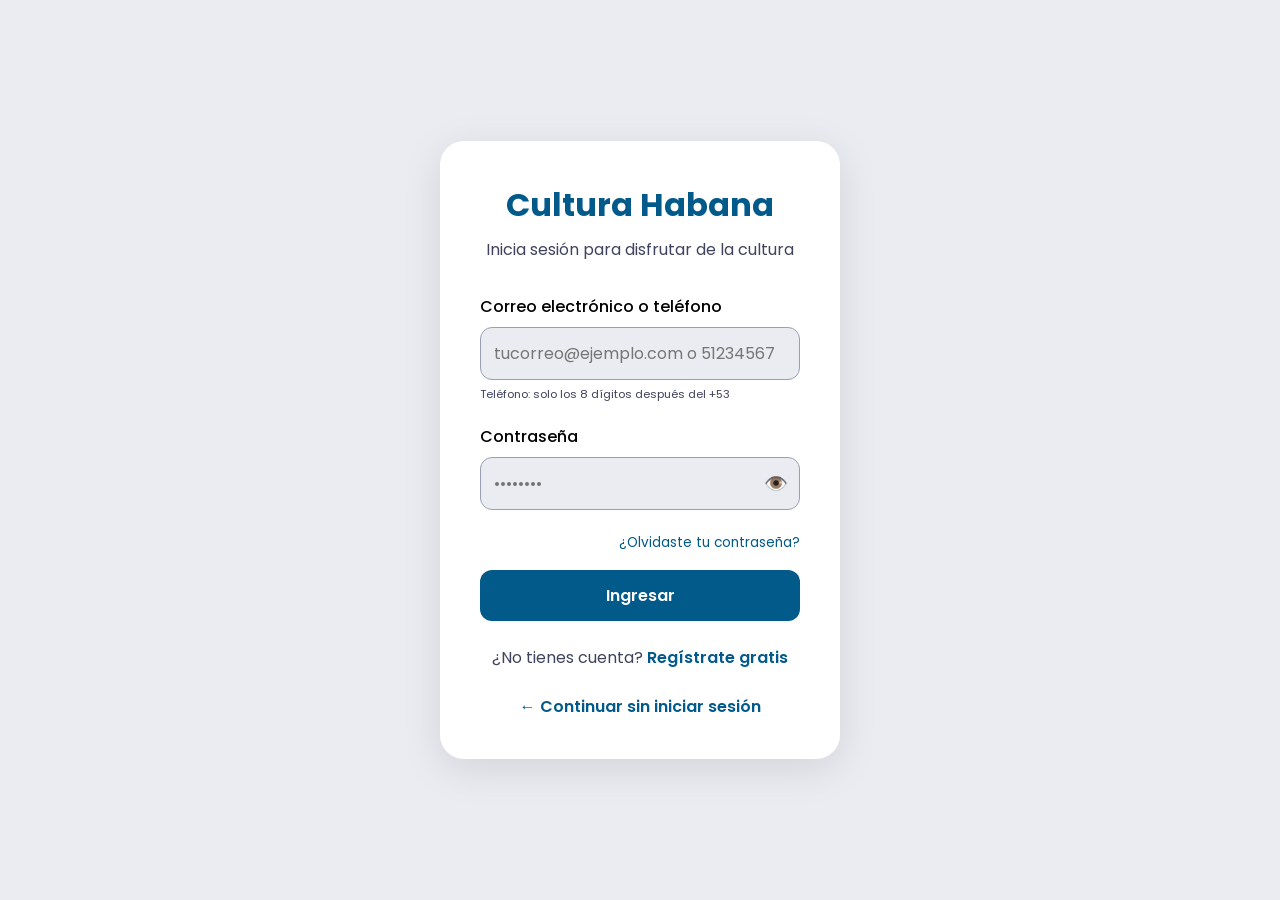
<file: login.html>
<!DOCTYPE html>
<html lang="es">
<head>
    <meta charset="UTF-8">
    <meta name="viewport" content="width=device-width, initial-scale=1.0">
    <title>Iniciar Sesión | Cultura Habana</title>
    <link rel="stylesheet" href="styles.css">
    <link href="https://fonts.googleapis.com/css2?family=Poppins:wght@300;400;500;600;700&display=swap" rel="stylesheet">
    <style>
        .auth-container {
            min-height: 100vh;
            display: flex;
            align-items: center;
            justify-content: center;
            background: var(--color-bg);
            padding: 2rem;
        }
        .auth-card {
            background: var(--color-surface);
            border-radius: 24px;
            padding: 2.5rem;
            width: 100%;
            max-width: 400px;
            box-shadow: 0 10px 40px var(--shadow-border);
        }
        .auth-card h1 {
            text-align: center;
            margin-bottom: 0.5rem;
            color: rgb(2, 90, 138);
        }
        .auth-card .subtitle {
            text-align: center;
            color: var(--color-text-secondary);
            margin-bottom: 2rem;
        }
        .form-group {
            margin-bottom: 1.2rem;
        }
        .form-group label {
            display: block;
            margin-bottom: 0.5rem;
            font-weight: 500;
            color: var(--color-text-primary);
        }
        .form-group input {
            width: 100%;
            padding: 0.8rem;
            border: 1px solid var(--color-border);
            border-radius: 12px;
            background: var(--color-bg);
            color: var(--color-text-primary);
            font-size: 1rem;
        }
        .password-wrapper {
            position: relative;
            display: flex;
            align-items: center;
        }
        .password-wrapper input {
            width: 100%;
            padding: 0.8rem;
            padding-right: 3rem;
        }
        .toggle-password {
            position: absolute;
            right: 12px;
            cursor: pointer;
            font-size: 1.2rem;
            color: var(--color-text-secondary);
            background: none;
            border: none;
        }
        .btn-login {
            width: 100%;
            padding: 0.8rem;
            background: rgb(2, 90, 138);
            color: white;
            border: none;
            border-radius: 12px;
            font-size: 1rem;
            font-weight: 600;
            cursor: pointer;
            transition: all 0.3s ease;
        }
        .btn-login:hover {
            background: rgb(2, 110, 168);
            transform: translateY(-2px);
        }
        .forgot-password {
            text-align: right;
            margin-bottom: 1rem;
        }
        .forgot-password a {
            color: rgb(2, 90, 138);
            text-decoration: none;
            font-size: 0.85rem;
        }
        .register-link {
            text-align: center;
            margin-top: 1.5rem;
            color: var(--color-text-secondary);
        }
        .register-link a {
            color: rgb(2, 90, 138);
            text-decoration: none;
            font-weight: 600;
        }
        .error-message {
            background: rgba(220, 53, 69, 0.1);
            color: #dc3545;
            padding: 0.8rem;
            border-radius: 8px;
            margin-bottom: 1rem;
            text-align: center;
        }
        
        /* Modal de recuperación */
        .modal {
            display: none;
            position: fixed;
            top: 0;
            left: 0;
            width: 100%;
            height: 100%;
            background: rgba(0,0,0,0.5);
            z-index: 2000;
            align-items: center;
            justify-content: center;
        }
        .modal.active {
            display: flex;
        }
        .modal-card {
            background: var(--color-surface);
            border-radius: 24px;
            padding: 2rem;
            width: 90%;
            max-width: 450px;
            max-height: 90vh;
            overflow-y: auto;
        }
        .modal-card h2 {
            margin-bottom: 1.5rem;
            color: rgb(2, 90, 138);
        }
        .recovery-method {
            display: flex;
            gap: 1rem;
            margin-bottom: 1.5rem;
        }
        .method-btn {
            flex: 1;
            padding: 0.8rem;
            background: var(--color-bg);
            border: 1px solid var(--color-border);
            border-radius: 12px;
            cursor: pointer;
            text-align: center;
            transition: all 0.3s ease;
        }
        .method-btn.active {
            background: rgb(2, 90, 138);
            color: white;
            border-color: rgb(2, 90, 138);
        }
        .phone-input-wrapper {
            display: flex;
            align-items: center;
            gap: 0.5rem;
        }
        .phone-prefix-modal {
            width: 70px;
            padding: 0.8rem;
            background: var(--color-bg);
            border: 1px solid var(--color-border);
            border-radius: 12px;
            text-align: center;
            font-size: 0.9rem;
        }
        .phone-number-modal {
            flex: 1;
            padding: 0.8rem;
            border: 1px solid var(--color-border);
            border-radius: 12px;
            background: var(--color-bg);
            color: var(--color-text-primary);
            font-size: 1rem;
        }
        .code-info {
            font-size: 0.8rem;
            color: var(--color-text-secondary);
            margin-top: 0.5rem;
        }
        .btn-secondary {
            width: 100%;
            padding: 0.8rem;
            background: var(--color-border);
            color: var(--color-text-primary);
            border: none;
            border-radius: 12px;
            font-weight: 600;
            cursor: pointer;
            margin-top: 0.5rem;
        }
        .method-email-input {
            width: 100%;
            padding: 0.8rem;
            border: 1px solid var(--color-border);
            border-radius: 12px;
            background: var(--color-bg);
            color: var(--color-text-primary);
            font-size: 1rem;
        }
    </style>
</head>
<body>
    <div class="auth-container">
        <div class="auth-card">
            <h1>Cultura Habana</h1>
            <p class="subtitle">Inicia sesión para disfrutar de la cultura</p>
            
            <div id="error-message" class="error-message" style="display: none;"></div>
            
            <form id="login-form">
                <div class="form-group">
                    <label>Correo electrónico o teléfono</label>
                    <input type="text" id="loginIdentifier" placeholder="tucorreo@ejemplo.com o 51234567" required autocomplete="off">
                    <small style="color: var(--color-text-secondary); font-size: 0.7rem;">Teléfono: solo los 8 dígitos después del +53</small>
                </div>
                <div class="form-group">
                    <label>Contraseña</label>
                    <div class="password-wrapper">
                        <input type="password" id="password" placeholder="••••••••" required autocomplete="current-password">
                        <button type="button" class="toggle-password" onclick="togglePassword('password')">👁️</button>
                    </div>
                </div>
                <div class="forgot-password">
                    <a href="#" id="forgotPasswordBtn">¿Olvidaste tu contraseña?</a>
                </div>
                <button type="submit" class="btn-login">Ingresar</button>
            </form>
            
            <div class="register-link">
                ¿No tienes cuenta? <a href="registro.html">Regístrate gratis</a>
            </div>
            <div class="register-link">
                <a href="inicio.html">← Continuar sin iniciar sesión</a>
            </div>
        </div>
    </div>

    <!-- Modal de recuperación de contraseña -->
    <div id="recoveryModal" class="modal">
        <div class="modal-card">
            <h2>Recuperar contraseña</h2>
            <div id="recoveryStep1">
                <p style="margin-bottom: 1rem;">Selecciona cómo recibir el código de verificación:</p>
                <div class="recovery-method">
                    <div class="method-btn" data-method="email">Correo</div>
                    <div class="method-btn" data-method="phone">Teléfono</div>
                </div>
                <div id="contact-input" style="margin-top: 1rem;"></div>
                <button id="sendCodeBtn" class="btn-login">Enviar código</button>
                <button class="btn-secondary" onclick="closeRecoveryModal()">Cancelar</button>
            </div>
            <div id="recoveryStep2" style="display: none;">
                <p>Ingresa el código de verificación de 8 dígitos:</p>
                <input type="text" id="verification-code" class="form-group" style="width:100%; padding:0.8rem; border-radius:12px;" placeholder="00000000" maxlength="8">
                <div id="code-info" class="code-info"></div>
                <button id="verifyCodeBtn" class="btn-login">Verificar código</button>
                <button id="resendCodeBtn" class="btn-secondary" style="display:none;">Reenviar código</button>
                <button class="btn-secondary" onclick="closeRecoveryModal()">Cancelar</button>
            </div>
            <div id="recoveryStep3" style="display: none;">
                <p>Nueva contraseña:</p>
                <div class="password-wrapper">
                    <input type="password" id="new-password" placeholder="Nueva contraseña" style="width:100%; padding:0.8rem; border-radius:12px;">
                    <button type="button" class="toggle-password" onclick="togglePassword('new-password')">👁️</button>
                </div>
                <p style="margin-top: 1rem;">Confirmar nueva contraseña:</p>
                <div class="password-wrapper">
                    <input type="password" id="confirm-password" placeholder="Confirmar contraseña" style="width:100%; padding:0.8rem; border-radius:12px;">
                    <button type="button" class="toggle-password" onclick="togglePassword('confirm-password')">👁️</button>
                </div>
                <button id="resetPasswordBtn" class="btn-login" style="margin-top: 1rem;">Restablecer contraseña</button>
                <button class="btn-secondary" onclick="closeRecoveryModal()">Cancelar</button>
            </div>
        </div>
    </div>

    <script src="data.js"></script>
    <script>
        // Tema oscuro
        if (localStorage.getItem('darkMode') === 'true') {
            document.body.classList.add('dark-mode');
        }
        
        function togglePassword(fieldId) {
            const field = document.getElementById(fieldId);
            field.type = field.type === 'password' ? 'text' : 'password';
        }
        window.togglePassword = togglePassword;
        
        // Normalizar identificador (email o teléfono)
        function normalizarIdentificador(input) {
            const trimmed = input.trim();
            if (/^\d{8}$/.test(trimmed)) {
                return { type: 'phone', value: '+53 ' + trimmed };
            }
            if (trimmed.includes('@')) {
                return { type: 'email', value: trimmed };
            }
            return null;
        }
        
        // Login
        document.getElementById('login-form').addEventListener('submit', (e) => {
            e.preventDefault();
            
            const identifier = document.getElementById('loginIdentifier').value.trim();
            const password = document.getElementById('password').value;
            
            const normalizado = normalizarIdentificador(identifier);
            
            if (!normalizado) {
                alert('Ingresa un correo válido o un teléfono de 8 dígitos');
                return;
            }
            
            let resultado;
            if (normalizado.type === 'email') {
                resultado = iniciarSesion(normalizado.value, password);
            } else {
                // Buscar por teléfono
                const usuarios = getUsuarios();
                const usuario = usuarios.find(u => u.telefono === normalizado.value && u.password === password);
                if (usuario) {
                    localStorage.setItem('usuarioActual', JSON.stringify(usuario));
                    resultado = { exito: true, usuario };
                } else {
                    resultado = { exito: false, mensaje: "Teléfono o contraseña incorrectos" };
                }
            }
            
            if (resultado.exito) {
                // Verificar que se guardó la sesión
                const sesion = localStorage.getItem('usuarioActual');
                if (sesion) {
                    window.location.href = 'inicio.html';
                } else {
                    alert('Error al guardar la sesión. Intenta nuevamente.');
                }
            } else {
                alert(resultado.mensaje);
            }
        });
        
        // Si ya hay sesión, redirigir
        if (localStorage.getItem('usuarioActual')) {
            window.location.href = 'inicio.html';
        }
    </script>
</body>
</html>
</file>
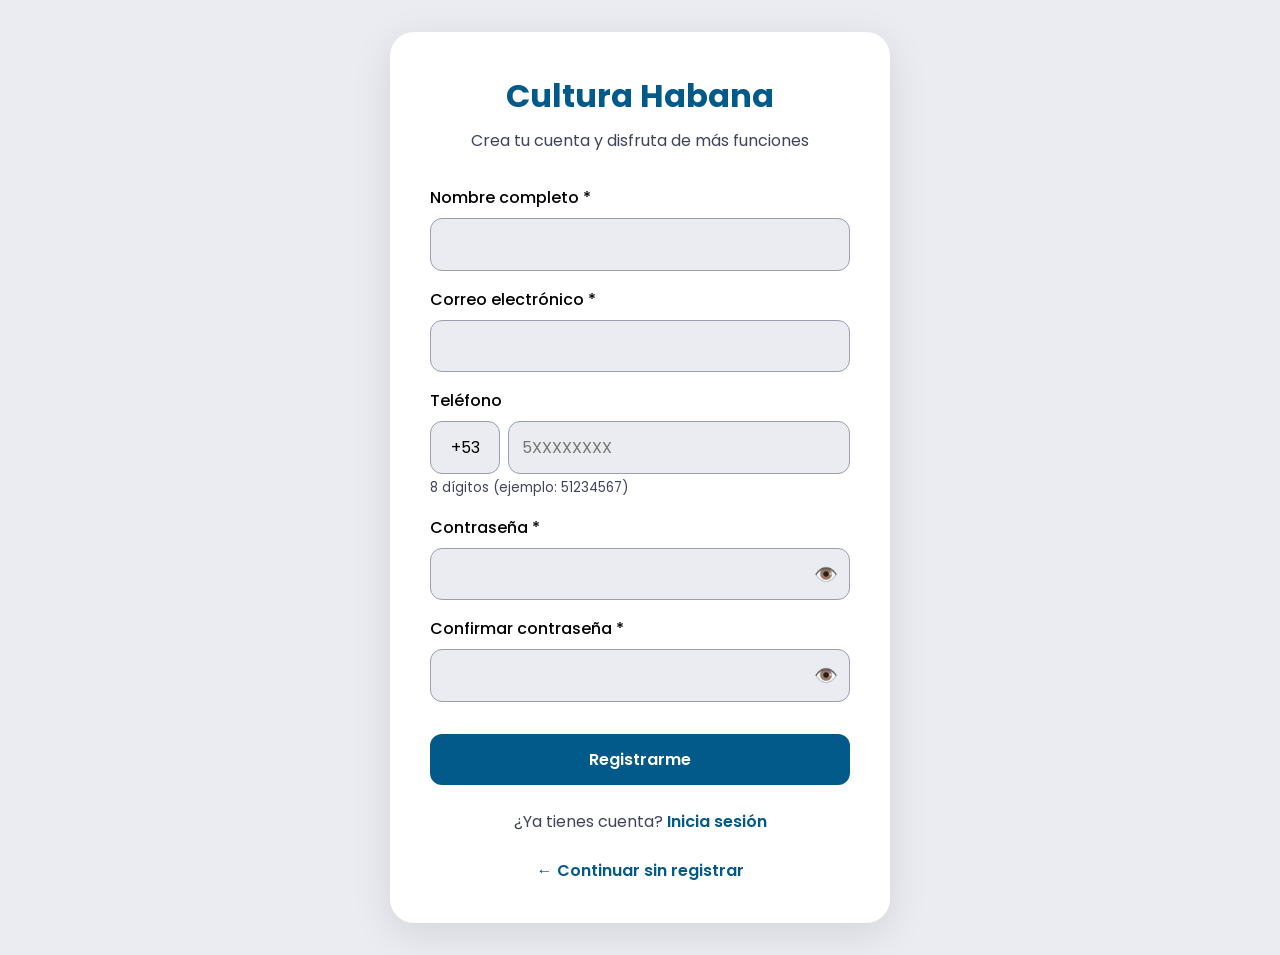
<file: registro.html>
<!DOCTYPE html>
<html lang="es">
<head>
    <meta charset="UTF-8">
    <meta name="viewport" content="width=device-width, initial-scale=1.0">
    <title>Registro | Cultura Habana</title>
    <link rel="stylesheet" href="styles.css">
    <link href="https://fonts.googleapis.com/css2?family=Poppins:wght@300;400;500;600;700&display=swap" rel="stylesheet">
    <style>
        .auth-container {
            min-height: 100vh;
            display: flex;
            align-items: center;
            justify-content: center;
            background: var(--color-bg);
            padding: 2rem;
        }
        .auth-card {
            background: var(--color-surface);
            border-radius: 24px;
            padding: 2.5rem;
            width: 100%;
            max-width: 500px;
            box-shadow: 0 10px 40px var(--shadow-border);
        }
        .auth-card h1 {
            text-align: center;
            margin-bottom: 0.5rem;
            color: rgb(2, 90, 138);
        }
        .auth-card .subtitle {
            text-align: center;
            color: var(--color-text-secondary);
            margin-bottom: 2rem;
        }
        .form-group {
            margin-bottom: 1rem;
        }
        .form-group label {
            display: block;
            margin-bottom: 0.5rem;
            font-weight: 500;
            color: var(--color-text-primary);
        }
        .form-group input, .form-group select {
            width: 100%;
            padding: 0.8rem;
            border: 1px solid var(--color-border);
            border-radius: 12px;
            background: var(--color-bg);
            color: var(--color-text-primary);
            font-size: 1rem;
        }
        .password-wrapper {
            position: relative;
            display: flex;
            align-items: center;
        }
        .password-wrapper input {
            width: 100%;
            padding: 0.8rem;
            padding-right: 3rem;
        }
        .toggle-password {
            position: absolute;
            right: 12px;
            cursor: pointer;
            font-size: 1.2rem;
            color: var(--color-text-secondary);
            background: none;
            border: none;
        }
        .phone-container {
            display: flex;
            align-items: center;
            gap: 0.5rem;
        }
        .phone-prefix {
            width: 70px;
            padding: 0.8rem;
            background: var(--color-bg);
            border: 1px solid var(--color-border);
            border-radius: 12px;
            text-align: center;
        }
        .phone-number {
            flex: 1;
            padding: 0.8rem;
            border: 1px solid var(--color-border);
            border-radius: 12px;
            background: var(--color-bg);
        }
        .btn-register {
            width: 100%;
            padding: 0.8rem;
            background: rgb(2, 90, 138);
            color: white;
            border: none;
            border-radius: 12px;
            font-size: 1rem;
            font-weight: 600;
            cursor: pointer;
            transition: all 0.3s ease;
            margin-top: 1rem;
        }
        .btn-register:hover {
            background: rgb(2, 110, 168);
            transform: translateY(-2px);
        }
        .login-link {
            text-align: center;
            margin-top: 1.5rem;
            color: var(--color-text-secondary);
        }
        .login-link a {
            color: rgb(2, 90, 138);
            text-decoration: none;
            font-weight: 600;
        }
        .error-message {
            background: rgba(220, 53, 69, 0.1);
            color: #dc3545;
            padding: 0.8rem;
            border-radius: 8px;
            margin-bottom: 1rem;
            text-align: center;
        }
        
        /* Estilos para preferencias */
        .preferences-grid {
            display: grid;
            grid-template-columns: repeat(auto-fill, minmax(100px, 1fr));
            gap: 0.8rem;
            margin: 1.5rem 0;
            max-height: 300px;
            overflow-y: auto;
            padding-right: 0.5rem;
        }

        .pref-card {
            background: var(--color-bg);
            border: 2px solid var(--color-border);
            border-radius: 12px;
            padding: 0.6rem 0.3rem;
            text-align: center;
            cursor: pointer;
            transition: all 0.3s ease;
        }

        .pref-card .pref-emoji {
            font-size: 1.5rem;
            display: block;
            margin-bottom: 0.2rem;
        }

        .pref-card .pref-name {
            font-size: 0.7rem;
            font-weight: 500;
        }
        .select-all-btn {
            display: inline-block;
            padding: 0.4rem 1rem;
            background: var(--color-border);
            border-radius: 30px;
            cursor: pointer;
            font-size: 0.8rem;
            margin-bottom: 1rem;
        }
    </style>
</head>
<body>
    <div class="auth-container">
        <div class="auth-card" id="registro-card">
            
            
            <div id="message"></div>
            
            <!-- Paso 1: Registro -->
            <div id="step-registro">
                <h1>Cultura Habana</h1>
                <p class="subtitle">Crea tu cuenta y disfruta de más funciones</p>
                <form id="register-form">
                    <div class="form-group">
                        <label>Nombre completo *</label>
                        <input type="text" id="nombre" required autocomplete="name">
                    </div>
                    <div class="form-group">
                        <label>Correo electrónico *</label>
                        <input type="email" id="email" required autocomplete="email">
                    </div>
                    <div class="form-group">
                        <label>Teléfono</label>
                        <div class="phone-container">
                            <span class="phone-prefix">+53</span>
                            <input type="tel" id="telefono" class="phone-number" placeholder="5XXXXXXXX" maxlength="8">
                        </div>
                        <small style="color: var(--color-text-secondary);">8 dígitos (ejemplo: 51234567)</small>
                    </div>
                    <div class="form-group">
                        <input type="hidden" id="rol" value="usuario">
                    </div>
                    <div class="form-group">
                        <label>Contraseña *</label>
                        <div class="password-wrapper">
                            <input type="password" id="password" required autocomplete="new-password" minlength="4">
                            <button type="button" class="toggle-password" onclick="togglePassword('password')">👁️</button>
                        </div>
                    </div>
                    <div class="form-group">
                        <label>Confirmar contraseña *</label>
                        <div class="password-wrapper">
                            <input type="password" id="confirm_password" required autocomplete="new-password">
                            <button type="button" class="toggle-password" onclick="togglePassword('confirm_password')">👁️</button>
                        </div>
                    </div>
                    <button type="submit" class="btn-register">Registrarme</button>
                </form>
                
                <div class="login-link">
                    ¿Ya tienes cuenta? <a href="login.html">Inicia sesión</a>
                </div>
                <div class="login-link">
                    <a href="inicio.html">← Continuar sin registrar</a>
                </div>
            </div>
            
            <!-- Paso 2: Preferencias -->
            <div id="step-preferencias" style="display: none;">
                <h2 style="text-align: center; margin-bottom: 0.5rem;">Elige tus preferencias</h2>
                <p style="text-align: center; color: var(--color-text-secondary); margin-bottom: 1rem;">Selecciona las categorías que más te interesan</p>
                
                <div style="text-align: center;">
                    <span class="select-all-btn" id="selectAllBtn">Seleccionar todas</span>
                </div>
                
                <div id="preferences-grid" class="preferences-grid"></div>
                
                <button id="savePreferencesBtn" class="btn-register">Iniciar</button>
            </div>
        </div>
    </div>

    <script src="data.js"></script>
    <script>
        // ==================== TEMA OSCURO PERSISTENTE ====================
        let isDarkMode = localStorage.getItem('darkMode') === 'true';
        
        function applyTheme() {
            if (isDarkMode) {
                document.body.classList.add('dark-mode');
            } else {
                document.body.classList.remove('dark-mode');
            }
        }
        
        applyTheme();
        
        // ==================== VARIABLES ====================
        let temporalUserData = null;
        
        const categoriasConEmojis = [
            { nombre: "Conciertos", emoji: "🎵" },
            { nombre: "Teatro", emoji: "🎭" },
            { nombre: "Cine", emoji: "🎬" },
            { nombre: "Exposiciones", emoji: "🖼️" },
            { nombre: "Danza", emoji: "💃" },
            { nombre: "Libros", emoji: "📚" },
            { nombre: "Festival", emoji: "🎉" },
            { nombre: "Infantiles", emoji: "🧸" },
            { nombre: "Deportes", emoji: "⚽" },
            { nombre: "Talleres", emoji: "🔧" },
            { nombre: "Museos", emoji: "🏛️" },
            { nombre: "Ferias", emoji: "🛍️" },
            { nombre: "Farándula", emoji: "✨" }
        ];
        
        function togglePassword(fieldId) {
            const field = document.getElementById(fieldId);
            field.type = field.type === 'password' ? 'text' : 'password';
        }
        
        function mostrarMensaje(mensaje, tipo) {
            const messageDiv = document.getElementById('message');
            messageDiv.className = tipo === 'error' ? 'error-message' : 'success-message';
            messageDiv.textContent = mensaje;
            messageDiv.style.display = 'block';
            setTimeout(() => { messageDiv.style.display = 'none'; }, 3000);
        }
        
        function renderizarPreferencias() {
            const container = document.getElementById('preferences-grid');
            container.innerHTML = categoriasConEmojis.map(cat => `
                <div class="pref-card" data-categoria="${cat.nombre}" style="cursor: pointer;">
                    <span class="pref-emoji">${cat.emoji}</span>
                    <span class="pref-name">${cat.nombre}</span>
                </div>
            `).join('');
            
            // Seleccionar todas por defecto
            const cards = document.querySelectorAll('.pref-card');
            cards.forEach(card => {
                card.classList.add('selected');
                card.addEventListener('click', (e) => {
                    e.stopPropagation();
                    card.classList.toggle('selected');
                });
            });
        }

        function getSelectedPreferences() {
            const selected = [];
            document.querySelectorAll('.pref-card.selected').forEach(card => {
                selected.push(card.getAttribute('data-categoria'));
            });
            return selected;
        }
        
        document.getElementById('selectAllBtn')?.addEventListener('click', () => {
            const cards = document.querySelectorAll('.pref-card');
            const allSelected = Array.from(cards).every(card => card.classList.contains('selected'));
            cards.forEach(card => {
                if (allSelected) {
                    card.classList.remove('selected');
                } else {
                    card.classList.add('selected');
                }
            });
        });
        
        document.getElementById('savePreferencesBtn')?.addEventListener('click', () => {
        const preferencias = getSelectedPreferences();
        console.log("=========================================");
        console.log("💾 Guardando preferencias:", preferencias);
        
        if (temporalUserData) {
            temporalUserData.preferencias = preferencias;
            console.log("📦 Registrando usuario:", temporalUserData);
            
            const resultado = registrarUsuario(temporalUserData);
            console.log("📊 Resultado registro:", resultado);
            
            if (resultado.exito) {
                console.log("✅ Usuario registrado. Intentando iniciar sesión...");
                
                // Intentar iniciar sesión con el nuevo usuario
                const loginResult = iniciarSesion(temporalUserData.email, temporalUserData.password);
                console.log("📊 Resultado login:", loginResult);
                
                if (loginResult.exito) {
                    console.log("✅ Login exitoso, redirigiendo a inicio.html");
                    window.location.href = 'inicio.html';
                } else {
                    console.log("❌ Login falló:", loginResult.mensaje);
                    mostrarMensaje("Error al iniciar sesión automáticamente. Por favor inicia sesión manualmente.", 'error');
                    // Redirigir al login para que el usuario intente manualmente
                    setTimeout(() => {
                        window.location.href = 'login.html';
                    }, 2000);
                }
            } else {
                console.log("❌ Registro falló:", resultado.mensaje);
                mostrarMensaje(resultado.mensaje, 'error');
            }
        }
        console.log("=========================================");
    });
        
        document.getElementById('register-form').addEventListener('submit', (e) => {
            e.preventDefault();
            
            const password = document.getElementById('password').value;
            const confirmPassword = document.getElementById('confirm_password').value;
            
            if (password !== confirmPassword) {
                mostrarMensaje('Las contraseñas no coinciden', 'error');
                return;
            }
            
            if (password.length < 8) {
                mostrarMensaje('La contraseña debe tener al menos 8 caracteres', 'error');
                return;
            }
            
            let telefonoCompleto = '';
            const telefonoNum = document.getElementById('telefono').value.trim();
            if (telefonoNum) {
                if (!/^\d{8}$/.test(telefonoNum)) {
                    mostrarMensaje('El teléfono debe tener 8 dígitos', 'error');
                    return;
                }
                telefonoCompleto = '+53 ' + telefonoNum;
            }
            
            temporalUserData = {
                nombre: document.getElementById('nombre').value.trim(),
                email: document.getElementById('email').value.trim(),
                telefono: telefonoCompleto,
                rol: document.getElementById('rol').value,
                password: password
            };
            
            document.getElementById('step-registro').style.display = 'none';
            document.getElementById('step-preferencias').style.display = 'block';
            renderizarPreferencias();
        });
        
        document.getElementById('telefono').addEventListener('input', function(e) {
            this.value = this.value.replace(/[^0-9]/g, '').slice(0, 8);
        });
        
        window.togglePassword = togglePassword;
    </script>
</body>
</html>
</file>
<file: styles.css>
﻿* {
    box-sizing: border-box;
    margin: 0;
    padding: 0;
    font-family: "Poppins", sans-serif;
}

:root {
    --color-bg: #EBECF2;
    --color-surface: #FFFFFF;
    --color-border: #9A9EB2;
    --color-text-primary: #000000;
    --color-text-secondary: #3F435D;
    --color-tooltip-bg: #2A2E33;
    --color-tooltip-text: #ffffff;
    --color-primary: #025a8a;
    --color-primary-hover: #026ea8;
    --shadow-border: rgba(0, 0, 0, 0.1);
    --header-height: 64px;
    --sidebar-width: 260px;
    --sidebar-collapsed-width: 72px;
}

body.dark-mode {
    --color-bg: rgb(33, 36, 37);
    --color-surface: rgb(24, 26, 27);
    --color-border: #2B2D3B;
    --color-text-primary: #FFFFFF;
    --color-text-secondary: #9CA2B8;
    --color-tooltip-bg: #ffffff;
    --color-tooltip-text: #000000;
    --shadow-border: rgba(0, 0, 0, 0.1);
    /*--shadow-border: rgba(255, 255, 255, 0.1);*/
}

/* ========== ESTILOS BASE ========== */
body {
    background-color: var(--color-bg);
    transition: background-color 0.3s ease, color 0.3s ease;
    color: var(--color-text-primary);
}

/* ========== BARRA SUPERIOR FIJA ========== */
.top-bar {
    position: fixed;
    top: 0;
    left: 0;
    right: 0;
    height: var(--header-height);
    background: var(--color-surface);
    display: flex;
    align-items: center;
    justify-content: space-between;
    padding: 0 1rem;
    z-index: 1000;
    box-shadow: 0 2px 10px var(--shadow-border);
}

.top-bar-left {
    display: flex;
    align-items: center;
    gap: 0.5rem;
}

.menu-toggle-btn {
    background: none;
    border: none;
    cursor: pointer;
    padding: 0.5rem;
    display: flex;
    align-items: center;
    justify-content: center;
    border-radius: 8px;
    transition: all 0.3s ease;
}

.menu-toggle-btn:hover {
    background: var(--color-bg);
}

.menu-toggle-btn img {
    width: 24px;
    height: 24px;
}

.logo {
    display: flex;
    align-items: center;
    gap: 0.5rem;
}

.logo img {
    height: 36px;
}

.logo span {
    font-weight: 700;
    font-size: 1rem;
    color: var(--color-primary);
}

.top-bar-center {
    flex: 1;
    max-width: 500px;
    margin: 0 1rem;
}

.search-container {
    display: flex;
    align-items: center;
    background: var(--color-bg);
    border-radius: 40px;
    padding: 0.4rem 1rem;
    border: 1px solid var(--color-border);
    transition: all 0.3s ease;
}

.search-btn {
    background: none;
    border: none;
    cursor: pointer;
    display: flex;
    align-items: center;
    padding: 0 0.5rem;
}

.search-container:focus-within {
    border-color: var(--color-primary);
}

.search-container img {
    width: 20px;
    height: 20px;
}

.search-container input {
    flex: 1;
    background: transparent;
    border: none;
    outline: none;
    color: var(--color-text-primary);
    font-size: 0.9rem;
    padding: 0.4rem 0;
}

.top-bar-right {
    display: flex;
    align-items: center;
    gap: 0.5rem;
}

.icon-btn {
    background: none;
    border: 1px solid var(--color-border);
    cursor: pointer;
    padding: 0.5rem;
    display: flex;
    align-items: center;
    justify-content: center;
    border-radius: 50%;
    transition: all 0.3s ease;
    width: 36px;
    height: 36px;
}

.icon-btn:hover {
    background: var(--color-bg);
}

.icon-btn img {
    width: 20px;
    height: 20px;
}

.avatar {
    display: flex;
    align-items: center;
    justify-content: center;
    cursor: pointer;
    transition: all 0.3s ease;
}

/* ========== BOTÓN VOLVER ========== */
.btn-volver {
    display: inline-block;
    padding: 0.6rem 1.2rem;
    background: rgb(2, 90, 138);;
    color: white;
    text-decoration: none;
    border-radius: 30px;
    font-size: 0.85rem;
    font-weight: 600;
    border: 1px solid var(--color-border);
    transition: all 0.3s ease;
    cursor: pointer;
}

.btn-volver:hover {
    background: rgb(2, 110, 168);
    transform: translateX(-4px);
}

/* ========== CORRECCIÓN TEMA OSCURO: TÍTULO EN BARRA SUPERIOR ========== */
body.dark-mode .logo span {
    color: white;
}

/* ========== MENÚ LATERAL ========== */
.sidebar {
    position: fixed;
    top: var(--header-height);
    left: 0;
    bottom: 0;
    display: flex;
    flex-direction: column;
    width: var(--sidebar-width);
    background-color: var(--color-surface);
    box-shadow: 1px 0px 10px var(--shadow-border);
    transition: width 0.5s ease, transform 0.3s ease;
    z-index: 999;
    overflow-x: hidden;
    overflow-y: auto;
}

.sidebar.minimize {
    width: var(--sidebar-collapsed-width);
}

.sidebar.minimize .menu-link span {
    display: none;
}

.menu_container {
    display: flex;
    width: 100%;
    height: 100%;
    flex-direction: column;
    align-items: center;
    padding: 1rem;
}

.menu {
    width: 100%;
    display: flex;
    flex-direction: column;
    gap: 0.3rem;
}

.menu .menu-item {
    position: relative;
    list-style: none;
    overflow: visible;
}

.menu .menu-link {
    display: flex;
    align-items: center;
    padding: 0.8rem 0.6rem;
    color: var(--color-text-secondary);
    text-decoration: none;
    border-radius: 0.3rem;
    gap: 0.8rem;
    align-items: center;
    justify-content: center;
}

.menu-item:hover .menu-link,
.menu-item.active .menu-link {
    color: var(--color-text-primary);
    background-color: var(--color-bg);
}

.menu-link img {
    width: 23px;
    height: 23px;
    flex-shrink: 0;
}

.menu-link span {
    font-size: 0.85rem;
    font-weight: 500;
    flex: 1;
}

.menu-link .dropdown-light,
.menu-link .dropdown-dark {
    margin-left: auto;
    transition: transform 0.3s ease;
}

/* Sub Menú - Estilo normal (acordeón) */
.sub-menu {
    height: 0;
    transition: all 0.3s ease;
    overflow: hidden;
    position: relative;
}

.sub-menu .sub-menu-link {
    display: flex;
    align-items: center;
    margin-left: 2.8rem;
    padding: 0.5rem 0.8rem;
    font-size: 0.8rem;
    font-weight: 500;
    color: var(--color-text-secondary);
    text-decoration: none;
    border-radius: 0.5rem;
    gap: 0.5rem;
}

.sub-menu .sub-menu-link:hover {
    color: var(--color-text-primary);
    background-color: var(--color-bg);
}

.sub-menu::before {
    content: '';
    position: absolute;
    height: 100%;
    width: 2px;
    margin-left: 1.2rem;
    background-color: var(--color-border);
}

/* Contenido principal */
.main-content {
    margin-top: var(--header-height);
    margin-left: var(--sidebar-width);
    padding: 1.5rem;
    transition: margin-left 0.5s ease, background-color 0.3s ease;
    min-height: calc(100vh - var(--header-height));
    background-color: var(--color-bg);
}

.sidebar.minimize~.main-content {
    margin-left: var(--sidebar-collapsed-width);
}

/* ========== TOOLTIP PARA MENÚ CONTRADO ========== */
.menu-tooltip {
    position: fixed;
    padding: 0.5rem 0.8rem;
    background-color: var(--color-tooltip-bg);
    color: var(--color-tooltip-text);
    border-radius: 0.5rem;
    font-size: 0.75rem;
    font-weight: 500;
    white-space: nowrap;
    z-index: 1001;
    box-shadow: 0 2px 8px rgba(0, 0, 0, 0.2);
    pointer-events: none;
    font-family: "Poppins", sans-serif;
    letter-spacing: 0.3px;
    animation: tooltipFadeIn 0.2s ease;
}

@keyframes tooltipFadeIn {
    from {
        opacity: 0;
        transform: translateY(-50%) scale(0.95);
    }
    to {
        opacity: 1;
        transform: translateY(-50%) scale(1);
    }
}

/* ========== HOVER PARA MOSTRAR NOMBRES EN MENÚ CONTRADO ========== */
.sidebar.minimize .menu-item:hover,
.sidebar.minimize .menu-item.sub-menu-toggle {
    overflow: visible;
}

.sidebar.minimize .menu-item:hover > .menu-link span,
.sidebar.minimize .menu-item.sub-menu-toggle > .menu-link span {
    position: absolute;
    left: 4.2rem;
    padding: 0.5rem;
    background-color: var(--color-tooltip-bg);
    color: var(--color-tooltip-text);
    border-radius: 0.5rem;
    font-size: 0.75rem;
    white-space: nowrap;
    z-index: 1001;
    box-shadow: 0 2px 8px rgba(0, 0, 0, 0.2);
    transition: all 0.3s ease;
}

/* ========== SUBMENÚ FLOTANTE (MENÚ CONTRADO) ========== */
.sidebar.minimize .sub-menu.floating-submenu {
    position: fixed !important;
    background-color: var(--color-surface) !important;
    border-radius: 0.5rem !important;
    box-shadow: 0 4px 12px var(--shadow-border) !important;
    padding: 0.5rem 0 !important;
    border: 1px solid var(--color-border) !important;
    overflow-y: auto !important;
    z-index: 10000 !important;
    display: block !important;
    visibility: visible !important;
    opacity: 1 !important;
    height: auto !important;
    width: 180px !important;
}

/* Links dentro del submenú flotante */
.sidebar.minimize .sub-menu.floating-submenu .sub-menu-link {
    display: flex !important;
    align-items: center !important;
    gap: 0.5rem !important;
    padding: 0.5rem 1rem !important;
    margin-left: 0 !important;
    font-size: 0.8rem !important;
    color: var(--color-text-secondary) !important;
    text-decoration: none !important;
    white-space: nowrap !important;
}

.sidebar.minimize .sub-menu.floating-submenu .sub-menu-link:hover {
    background-color: var(--color-bg) !important;
    color: var(--color-text-primary) !important;
}

/* Ocultar línea vertical */
.sidebar.minimize .sub-menu.floating-submenu::before {
    display: none !important;
}

/* Scrollbar */
.sidebar.minimize .sub-menu.floating-submenu::-webkit-scrollbar {
    width: 4px;
}

.sidebar.minimize .sub-menu.floating-submenu::-webkit-scrollbar-track {
    background: var(--color-border);
    border-radius: 4px;
}

.sidebar.minimize .sub-menu.floating-submenu::-webkit-scrollbar-thumb {
    background: var(--color-primary);
    border-radius: 4px;
}

/* ========== REDIMENSIONAMIENTO DE POSTERS CON REM ========== */
.evento-card-inicio {
    flex: 0 0 auto;
    width: 14.2rem;
    cursor: pointer;
    transition: transform 0.3s ease, box-shadow 0.3s ease;
    border-radius: 0.75rem;
    overflow: hidden;
    background: var(--color-surface);
    box-shadow: 0 2px 8px var(--shadow-border);
}

.evento-poster {
    width: 100%;
    height: 23rem;
    object-fit: cover;
}

.evento-info-inicio h4 {
    font-size: 0.9rem;
    font-weight: 600;
    margin-bottom: 0.2rem;
    color: var(--color-text-primary);
}

.evento-info-inicio .fecha {
    font-size: 0.7rem;
    color: var(--color-text-secondary);
}

@media (max-width: 700px) {
    .evento-card-inicio {
        width: 18.9rem;
    }
    .evento-poster {
        height: 23.4rem;
    }
}

.detalle-poster {
    width: 100%;
    max-width: 23.9rem;
    height: 31.4rem;
    object-fit: cover;
    border-radius: 1rem;
}

@media (max-width: 700px) {
    .detalle-poster {
        max-width: 21.9rem;
        height: 28.7rem;
    }
}

.evento-destacado-card img {
    width: 100%;
    height: 23rem;
    object-fit: cover;
}

@media (max-width: 600px) {
    .evento-destacado-card img {
        height: 23.4rem;
    }
}

/* ========== LISTAS HORIZONTALES (INICIO) ========== */
.lista-horizontal-container {
    margin-bottom: 2rem;
}

.lista-horizontal-container h2 {
    font-size: 1.2rem;
    margin-bottom: 1rem;
    padding-left: 0.5rem;
    border-left: 4px solid var(--color-primary);
    color: var(--color-text-primary);
    display: flex;
    align-items: center;
    gap: 0.5rem;
}

.lista-horizontal {
    display: flex;
    overflow-x: auto;
    gap: 1rem;
    padding: 0.5rem 0.5rem 1rem;
    scroll-behavior: smooth;
}

.lista-horizontal::-webkit-scrollbar {
    height: 6px;
}

.lista-horizontal::-webkit-scrollbar-track {
    background: var(--color-border);
    border-radius: 10px;
}

.lista-horizontal::-webkit-scrollbar-thumb {
    background: var(--color-primary);
    border-radius: 10px;
}

/* ========== TWO COLUMN LAYOUT ========== */
.two-column-layout {
    display: flex;
    flex-direction: row;
    gap: 2rem;
}

.two-column-layout>div:first-child {
    flex: 1;
    min-width: 0;
}

.filters-sidebar {
    width: 280px;
    flex-shrink: 0;
    position: sticky;
    top: calc(var(--header-height) + 1rem);
    align-self: flex-start;
    background: var(--color-surface);
    border-radius: 16px;
    padding: 1.25rem;
    box-shadow: 0 2px 8px var(--shadow-border);
}

.filters-sidebar h3 {
    font-size: 0.9rem;
    margin-bottom: 0.75rem;
    margin-top: 0.5rem;
    color: var(--color-text-primary);
}

.categorias-group {
    display: flex;
    flex-wrap: wrap;
    gap: 0.5rem;
    margin-bottom: 1rem;
}

.categoria-checkbox {
    display: flex;
    align-items: center;
    gap: 0.3rem;
    padding: 0.3rem 0.8rem;
    background: var(--color-bg);
    border-radius: 30px;
    font-size: 0.8rem;
    cursor: pointer;
    color: var(--color-text-primary);
}

.evento-resultado-item {
    display: flex;
    align-items: center;
    gap: 1rem;
    background: var(--color-surface);
    border-radius: 12px;
    padding: 0.75rem;
    cursor: pointer;
    transition: all 0.2s ease;
    box-shadow: 0 1px 4px var(--shadow-border);
    margin-bottom: 0.75rem;
}

.evento-resultado-item:hover {
    transform: translateX(4px);
    background: var(--color-bg);
}

.evento-resultado-img {
    width: 60px;
    height: 60px;
    border-radius: 8px;
    object-fit: cover;
}

.evento-resultado-info {
    flex: 1;
}

.evento-resultado-info h4 {
    font-size: 0.95rem;
    font-weight: 600;
    margin-bottom: 0.2rem;
    color: var(--color-text-primary);
}

.evento-resultado-info .fecha {
    font-size: 0.7rem;
    color: var(--color-text-secondary);
}

.evento-resultado-info .categoria-badge {
    display: inline-block;
    background: var(--color-primary);
    color: white;
    padding: 0.15rem 0.5rem;
    border-radius: 12px;
    font-size: 0.65rem;
    margin-top: 0.25rem;
}

.resultados-header {
    display: flex;
    justify-content: space-between;
    align-items: baseline;
    flex-wrap: wrap;
    gap: 1rem;
    margin-bottom: 1.5rem;
    padding-bottom: 0.75rem;
    border-bottom: 2px solid var(--color-border);
}

.resultados-header h3 {
    font-size: 1rem;
    font-weight: 500;
    color: var(--color-text-secondary);
}

.resultados-header h3 span {
    font-weight: 700;
    color: var(--color-primary);
}

.resultados-orden label {
    font-size: 0.8rem;
    color: var(--color-text-secondary);
}

.resultados-orden select {
    padding: 0.4rem 0.8rem;
    border: 1px solid var(--color-border);
    border-radius: 8px;
    background: var(--color-surface);
    color: var(--color-text-primary);
    font-size: 0.8rem;
}

.resultados-scroll {
    max-height: calc(250vh - 250px);
    overflow-y: auto;
    padding-right: 0.5rem;
}

.loading-spinner {
    text-align: center;
    padding: 2rem;
    color: var(--color-text-secondary);
}

.filters-sidebar .modo-select {
    width: 100%;
    padding: 0.4rem 0.8rem;
    border: 1px solid var(--color-border);
    border-radius: 8px;
    background: var(--color-surface);
    color: var(--color-text-primary);
    font-size: 0.9rem;
    margin-bottom: 0.8rem;
}

.filters-sidebar .fecha-input {
    width: 100%;
    padding: 0.7rem;
    border: 1px solid var(--color-border);
    border-radius: 12px;
    background: var(--color-bg);
    color: var(--color-text-primary);
    margin-bottom: 0.8rem;
}

/* ========== DETALLE EVENTO ========== */
.detalle-container {
    display: flex;
    flex-wrap: wrap;
    gap: 2rem;
    margin-bottom: 2rem;
}

.detalle-info {
    flex: 1;
}

.detalle-precio {
    font-size: 1.3rem;
    font-weight: 700;
    color: var(--color-primary);
    margin: 1rem 0;
}

.detalle-info .categoria-badge {
  display: inline-block;
  background: var(--color-primary);
  color: white;
  padding: 0.3rem 0.8rem;
  border-radius: 20px;
  margin-bottom: 1rem;
}

.detalle-contacto, .detalle-descripcion{
    margin-top: 1.5rem;
}

/* ========== MENÚ LATERAL MINIMIZADO CORREGIDO ========== */
/* Oculta los iconos de dropdown cuando el menú está minimizado */
.sidebar.minimize .menu-link .dropdown-light,
.sidebar.minimize .menu-link .dropdown-dark {
    display: none !important;
}

/* Ajusta la posición del menú flotante de categorías */
.sidebar.minimize .sub-menu.floating-submenu {
    position: fixed !important;
    background-color: var(--color-surface) !important;
    border-radius: 0.5rem !important;
    box-shadow: 0 4px 12px var(--shadow-border) !important;
    padding: 0.5rem 0 !important;
    border: 1px solid var(--color-border) !important;
    overflow-y: auto !important;
    z-index: 10000 !important;
    display: block !important;
    visibility: visible !important;
    opacity: 1 !important;
    height: auto !important;
    width: 180px !important;
    /* Posición corregida: al lado del icono de categorías */
    left: 5rem !important;
    top: 7.5rem !important;
}

/* ========== FOOTER ========== */

.footer-logo {
    display: flex;
    align-items: center;
    gap: 0.5rem;
    margin-bottom: 1rem;
}

.footer-logo img {
    height: 45px;
}

.footer-logo span {
    font-size: 1.2rem;
    font-weight: 700;
}

.footer-description {
    font-size: 0.85rem;
    line-height: 1.5;
    opacity: 0.9;
}

.footer-column h3 {
    font-size: 1rem;
    margin-bottom: 1rem;
    position: relative;
    display: inline-block;
}

.footer-column h3::after {
    content: '';
    position: absolute;
    bottom: -5px;
    left: 0;
    width: 30px;
    height: 2px;
    background: white;
    border-radius: 2px;
}

.footer-links {
    list-style: none;
    padding: 0;
}

.footer-links li {
    margin-bottom: 0.6rem;
}

.footer-links a {
    color: rgba(255, 255, 255, 0.85);
    text-decoration: none;
    font-size: 0.85rem;
    transition: all 0.3s ease;
}

.footer-links a:hover {
    color: white;
    padding-left: 5px;
}

.footer-social {
    display: flex;
    flex-direction: column;
    gap: 0.6rem;
}

.social-icon {
    color: rgba(255, 255, 255, 0.85);
    text-decoration: none;
    font-size: 0.85rem;
    transition: all 0.3s ease;
}

.social-icon:hover {
    color: white;
    transform: translateX(5px);
}

.footer-bottom {
    text-align: center;
    padding: 1.5rem;
    border-top: 1px solid rgba(255, 255, 255, 0.2);
    font-size: 0.75rem;
    opacity: 0.8;
}

body.dark-mode .footer {
    filter: brightness(0.8);
}

/* ========== NOTIFICACIONES ========== */
.notifications-wrapper {
    position: relative;
}

.notif-counter {
    position: absolute;
    top: -5px;
    right: -5px;
    background: #e74c3c;
    color: white;
    font-size: 0.6rem;
    font-weight: 600;
    min-width: 18px;
    height: 18px;
    border-radius: 50%;
    display: flex;
    align-items: center;
    justify-content: center;
    padding: 0 4px;
}

.notifications-panel {
    position: absolute;
    top: 100%;
    right: 0;
    width: 380px;
    max-width: calc(100vw - 20px);
    background: var(--color-surface);
    border-radius: 16px;
    box-shadow: 0 8px 24px rgba(0,0,0,0.2);
    border: 1px solid var(--color-border);
    z-index: 1001;
    display: none;
    overflow: hidden;
    margin-top: 8px;
}

.notifications-panel.active {
    display: block;
    animation: notifFadeIn 0.2s ease;
}

@keyframes notifFadeIn {
    from { opacity: 0; transform: translateY(-10px); }
    to { opacity: 1; transform: translateY(0); }
}

.notifications-header {
    padding: 0.8rem 1rem;
    border-bottom: 1px solid var(--color-border);
    font-weight: 600;
    background: var(--color-surface);
    position: sticky;
    top: 0;
}

.notifications-list {
    max-height: 400px;
    overflow-y: auto;
}

.notif-item {
    display: flex;
    gap: 0.8rem;
    padding: 0.8rem 1rem;
    cursor: pointer;
    transition: background 0.2s ease;
    border-bottom: 1px solid var(--color-border);
}

.notif-item:hover {
    background: var(--color-bg);
}

.notif-no-leida {
    background: rgba(2, 90, 138, 0.08);
}

.notif-icon {
    font-size: 1.5rem;
    flex-shrink: 0;
}

.notif-title {
    font-weight: 600;
    font-size: 0.85rem;
    margin-bottom: 0.2rem;
    color: var(--color-text-primary);
}

.notif-message {
    font-size: 0.75rem;
    color: var(--color-text-secondary);
}

.notif-location {
    font-size: 0.7rem;
    color: var(--color-text-secondary);
    opacity: 0.8;
}

.notif-time {
    font-size: 0.65rem;
    color: var(--color-text-secondary);
    opacity: 0.6;
}

.notif-empty {
    text-align: center;
    padding: 2rem;
    color: var(--color-text-secondary);
}

/* ========== BADGES ========== */
.badge-menores-si, .badge-menores-no, .badge-aire-si, .badge-aire-no {
    padding: 0.3rem 0.8rem;
    border-radius: 30px;
    font-size: 0.9rem;
    display: inline-block;
    margin-right: 0.5rem;
    margin-bottom: 0.5rem;
    color: white;
    border: none;
}

.badge-menores-si { background: #27ae60; }
.badge-menores-no { background: #e67e22; }
.badge-aire-si { background: #97cc2e; }
.badge-aire-no { background: #3498db; }

.caracteristica {
    display: inline-block;
    padding: 0.3rem 0.8rem;
    border-radius: 30px;
    font-size: 0.9rem;
    margin-right: 0.5rem;
    margin-bottom: 0.5rem;
    background: #d8ac0b;
    
    border: 1px solid var(--color-border);
    color: white;
}

/* ========== BOTONES ADMIN ========== */
.acciones-admin {
    display: flex;
    gap: 1rem;
    margin-top: 1.5rem;
    padding-top: 1rem;
    border-top: 1px solid var(--color-border);
}

.btn-admin-editar {
    background: #3498db;
    color: white;
    border: none;
    padding: 0.6rem 1.2rem;
    border-radius: 30px;
    cursor: pointer;
    font-weight: 600;
}

.btn-admin-eliminar {
    background: #e74c3c;
    color: white;
    border: none;
    padding: 0.6rem 1.2rem;
    border-radius: 30px;
    cursor: pointer;
    font-weight: 600;
}

.btn-primary {
    background: var(--color-primary);
    color: white;
    border: none;
    padding: 0.8rem 1.5rem;
    border-radius: 30px;
    font-weight: 600;
    cursor: pointer;
    transition: all 0.3s ease;
}

.btn-primary:hover {
    background: var(--color-primary-hover);
    transform: translateY(-2px);
}

.btn-danger {
    background: #dc3545;
}

.btn-danger:hover {
    background: #c82333;
}

/* ========== MODAL EDICIÓN ========== */
.modal-edicion {
    animation: modalFadeIn 0.3s ease;
}

@keyframes modalFadeIn {
    from { opacity: 0; }
    to { opacity: 1; }
}

.modal-edicion .form-group {
    margin-bottom: 1rem;
}

.modal-edicion .form-group label {
    display: block;
    margin-bottom: 0.3rem;
    font-weight: 500;
}

.modal-edicion .form-group input,
.modal-edicion .form-group select,
.modal-edicion .form-group textarea {
    width: 100%;
    padding: 0.6rem;
    border: 1px solid var(--color-border);
    border-radius: 12px;
    background: var(--color-bg);
    color: var(--color-text-primary);
}

.modal-edicion .form-row {
    display: flex;
    gap: 1rem;
}

.modal-edicion .form-row .form-group {
    flex: 1;
}

.modal-edicion .form-checkboxes {
    display: flex;
    gap: 1rem;
    flex-wrap: wrap;
    margin: 1rem 0;
}

/* ========== PREFERENCIAS REGISTRO ========== */
.preferences-grid {
    display: grid;
    grid-template-columns: repeat(auto-fill, minmax(100px, 1fr));
    gap: 0.8rem;
    margin: 1.5rem 0;
    max-height: 300px;
    overflow-y: auto;
    padding-right: 0.5rem;
}

.pref-card {
    background: var(--color-bg);
    border: 2px solid var(--color-border);
    border-radius: 12px;
    padding: 0.6rem 0.3rem;
    text-align: center;
    cursor: pointer;
    transition: all 0.3s ease;
}

.pref-card.selected {
    background: var(--color-primary);
    border-color: var(--color-primary);
    color: white;
}

.pref-card .pref-emoji {
    font-size: 1.5rem;
    display: block;
    margin-bottom: 0.2rem;
}

.pref-card .pref-name {
    font-size: 0.7rem;
    font-weight: 500;
}

.select-all-btn {
    display: inline-block;
    padding: 0.4rem 1rem;
    background: var(--color-border);
    border-radius: 30px;
    cursor: pointer;
    font-size: 0.8rem;
    margin-bottom: 1rem;
}

/* ========== RESPONSIVE ========== */
@media (max-width: 700px) {
    .sidebar {
        width: 75% !important;
        max-width: 280px;
        transform: translateX(-100%);
        transition: transform 0.3s ease;
        z-index: 1002 !important;
    }

    body.sidebar-visible .sidebar {
        transform: translateX(0);
    }

    .sidebar .menu-link span {
        display: inline-block !important;
    }

    .sidebar.minimize {
        width: 75% !important;
    }

    .sidebar.minimize .menu-link span {
        display: inline-block !important;
    }

    .menu-tooltip {
        display: none !important;
    }

    .sub-menu {
        position: relative !important;
        left: auto !important;
        top: auto !important;
        width: 100% !important;
        max-height: none !important;
        overflow-y: visible !important;
        box-shadow: none !important;
        background-color: transparent !important;
    }

    .sub-menu .sub-menu-link {
        margin-left: 2.8rem !important;
        padding: 0.5rem 0.8rem !important;
        white-space: normal;
        font-size: 0.8rem;
    }

    .main-content {
        margin-left: 0 !important;
        padding: 1rem;
    }

    .top-bar-center {
        display: none;
    }

    .two-column-layout {
        flex-direction: column;
    }

    .filters-sidebar {
        width: 100%;
        position: static;
    }

    .footer-container {
        grid-template-columns: 1fr;
        text-align: center;
        gap: 1.5rem;
    }

    .footer-logo {
        justify-content: center;
    }

    .footer-column h3::after {
        left: 50%;
        transform: translateX(-50%);
    }
}

/* ========== BOTONES DE DETALLE DE EVENTO (VISIBILIDAD ASEGURADA) ========== */
#recordatorio-container {
    margin: 1.5rem 0;
    text-align: center;
    display: block !important;
}

#btn-recordar-evento {
    background: #f39c12 !important;
    color: white !important;
    padding: 0.8rem 1.5rem !important;
    border: none !important;
    border-radius: 30px !important;
    font-weight: 600 !important;
    cursor: pointer !important;
    transition: all 0.3s ease !important;
    font-size: 0.95rem !important;
}

#btn-recordar-evento:hover:not(:disabled) {
    background: #e67e22 !important;
    transform: translateY(-2px) !important;
}

#btn-recordar-evento:disabled {
    background: #27ae60 !important;
    opacity: 0.7;
    cursor: not-allowed;
}

/* ========== FOOTER CORREGIDO (inspirado en template) ========== */
.footer {
    background-color: rgb(2, 90, 138);
    margin-top: 3rem;
    padding-top: 2rem;
    transition: margin-left 0.5s ease;
    margin-left: var(--sidebar-width);
}

.sidebar.minimize ~ .footer {
    margin-left: var(--sidebar-collapsed-width);
}

.footer .footer-container {
    max-width: 1200px;
    margin: 0 auto;
    padding: 0 1rem;
}

/* Tres columnas */
.footer-columns {
    display: flex;
    flex-wrap: wrap;
    justify-content: center;
    gap: 2rem;
}

.footer-col-1 {
    width: 33.33%;
    padding: 0 15px;
}

.footer-col-2 {
    width: 33.33%;
    padding: 0 15px;
}

.footer-col-3 {
    width: 33.33%;
    padding: 0 15px;
}

/* Logo y descripción */
.footer-logo {
    display: flex;
    align-items: center;
    justify-content: center;
    gap: 0.5rem;
    margin-bottom: 1rem;
}

.footer-logo img {
    height: 40px;
}

.footer-logo span {
    font-size: 20px;
    font-weight: 700;
    color: white;
}

.footer-description {
    font-size: 0.8rem;
    line-height: 1.5;
    color: white;
    text-align: justify;
    max-width: 280px;
    margin: 0 auto;
}

/* Títulos con línea debajo (misma longitud que el texto) */
.footer-col-2 h3,
.footer-col-3 h3 {
    font-size: 15px;
    margin-bottom: 15px;
    text-align: center;
    color: white;
    display: inline-block;
    width: auto;
    border-bottom: 2px solid white;
    padding-bottom: 10px;
}

.footer-col-2 {
    text-align: left;
}

.footer-col-3 {
    text-align: left;
}

/* Enlaces */
.footer-links {
    list-style: none;
    padding: 0;
    margin: 0;
    text-align: left;
}

.footer-links li {
    margin-bottom: 0.5rem;
}

.footer-links a {
    color: rgba(255, 255, 255, 0.85);
    text-decoration: none;
    font-size: 0.85rem;
    transition: all 0.3s ease;
}

.footer-links a:hover {
    color: white;
    padding-left: 4px;
}

/* Contacto */
.contact-item {
    margin-bottom: 0.5rem;
    font-size: 0.85rem;
    color: rgba(255, 255, 255, 0.85);
    text-align: left;
}

.contact-item strong {
    font-weight: 600;
    margin-right: 0.3rem;
}

.contact-item a {
    color: rgba(255, 255, 255, 0.85);
    text-decoration: none;
    transition: all 0.3s ease;
}

.contact-item a:hover {
    color: white;
    padding-left: 4px;
}

/* Redes sociales - con los márgenes que pediste */
.footer-social {
    display: flex !important;
    flex-direction: row !important;
    justify-content: center !important;
    gap: 1.5rem !important;
    margin-left: 1rem !important;
    margin-top: 1.5rem !important;
}

.social-icon-link {
    display: inline-flex;
    align-items: center;
    justify-content: center;
    width: 45px;
    height: 40px;
    background-color: rgb(2, 107, 164);
    border-radius: 50%;
    transition: transform 0.5s ease;
}

.social-icon-link:hover {
    transform: translateY(-10px);
}

.social-icon-link img {
    width: 22px;
    height: 22px;
    filter: brightness(0) invert(1);
}


/* Eliminar cualquier línea divisoria duplicada */
.footer-bottom::before,
.footer-columns::after,
.footer-container > hr:not(.footer-divider) {
    display: none !important;
}

/* Footer bottom */
.footer-bottom {
    display: flex;
    justify-content: space-between;
    align-items: center;
    flex-wrap: wrap;
    gap: 1rem;
    padding: 10px 0;
}

.footer-copyright {
    color: white;
    margin: 0;
    font-size: 14px;
    text-align: center;
}

.footer-legal {
    display: flex;
    gap: 1.5rem;
    flex-wrap: wrap;
}

.footer-legal a {
    color: white;
    text-decoration: none;
    font-size: 12px;
}

.footer-legal a:hover {
    text-decoration: underline;
}

/* Dark mode */
body.dark-mode .footer {
    background-color: rgb(23, 58, 94);
}

body.dark-mode .footer-bottom {
    background-color: rgb(20, 51, 82);
}

body.dark-mode .footer-copyright {
    color: white;
}

body.dark-mode .footer-legal a {
    color: rgba(255, 255, 255, 0.7);
}

/* Responsive */
@media (max-width: 700px) {
    .footer {
        margin-left: 0 !important;
    }
    
    .footer-columns {
        flex-direction: column;
        gap: 1.5rem;
    }
    
    .footer-col-1,
    .footer-col-2,
    .footer-col-3 {
        width: 100%;
    }
    
    .footer-social {
        margin-left: 0 !important;
        justify-content: center !important;
    }
    
    .footer-bottom {
        flex-direction: column;
        text-align: center;
    }
    
    .footer-legal {
        justify-content: center;
    }
}

/* ========== FOOTER - DISEÑO CORREGIDO (Reemplazar la sección completa del footer) ========== */
.footer {
    background: var(--color-primary);
    color: white;
    margin-top: 3rem;
    padding: 2rem 1rem 1rem;
    transition: margin-left 0.5s ease;
    margin-left: var(--sidebar-width);
}

.sidebar.minimize ~ .footer {
    margin-left: var(--sidebar-collapsed-width);
}

.footer-container {
    max-width: 1200px;
    margin: 0 auto;
    width: 100%;
}

/* ===== PARTE 1: TRES COLUMNAS ===== */
.footer-columns {
    display: flex;
    justify-content: space-between;
    flex-wrap: wrap;
    gap: 2rem;
    width: 100%;
}

/* Columna 1: Logo, descripción y redes sociales */
.footer-col-1 {
    min-width: 280px;
}

.footer-logo {
    display: flex;
    align-items: center;
    gap: 0.5rem;
    margin-bottom: 1rem;
}

.footer-logo img {
    height: 40px;
}

.footer-logo span {
    font-size: 1.1rem;
    font-weight: 700;
}

.footer-description {
    font-size: 0.8rem;
    line-height: 1.5;
    opacity: 0.85;
    margin-bottom: 1rem;
    max-width: 320px;
}

/* Redes sociales - HORIZONTAL (CORREGIDO) */
.footer-social {
    display: flex;
    flex-direction: row !important;  /* Forzamos horizontal */
    gap: 1.2rem;
    align-items: center;
    margin-top: 0.5rem;
}

.social-icon-link {
    display: inline-flex;
    align-items: center;
    justify-content: center;
    transition: all 0.3s ease;
    opacity: 0.8;
}

.social-icon-link:hover {
    opacity: 1;
    transform: translateY(-3px);
}

.social-icon-link img {
    width: 22px;
    height: 22px;
}

/* Columna 2: Explorar */
.footer-col-2 {
    flex: 1;
    min-width: 120px;
    text-align: left;
    margin-left: 5.5rem;
}

/* Columna 3: Contacto */
.footer-col-3 {
    flex: 1;
    min-width: 180px;
    text-align: left;
    margin-right: 6rem;
    margin-left: -4rem;
}

.footer-col-2 h3, .footer-col-3 h3 {
    font-size: 0.85rem;
    margin-bottom: 1rem;
    font-weight: 600;
    letter-spacing: 1px;
    position: relative;
    display: inline-block;
    padding-bottom: 0.5rem;
    margin-top: 1rem;
}

.footer-links {
    list-style: none;
    padding: 0;
    margin: 0;
}

.footer-links li {
    margin-bottom: 0.5rem;
}

.footer-links a {
    color: rgba(255, 255, 255, 0.7);
    text-decoration: none;
    font-size: 0.8rem;
    transition: all 0.3s ease;
}

.footer-links a:hover {
    color: white;
    padding-left: 4px;
}

/* Contacto items */
.contact-item {
    margin-bottom: 0.5rem;
    font-size: 0.8rem;
    color: rgba(255, 255, 255, 0.7);
}

.contact-item strong {
    font-weight: 600;
    margin-right: 0.3rem;
}

.contact-item a {
    color: rgba(255, 255, 255, 0.7);
    text-decoration: none;
    transition: color 0.3s ease;
}

.contact-item a:hover {
    color: white;
}

/* Línea divisoria ÚNICA (CORREGIDO - solo una) */
.footer-divider {
    margin: 0.5rem 0 1rem 0;
    height: 1px;
    background: rgba(255, 255, 255, 0.2);
    width: 100%;
}

/* ===== PARTE 2: Copyright y enlaces legales ===== */
.footer-bottom {
    display: flex;
    justify-content: space-between;
    align-items: center;
    flex-wrap: wrap;
    gap: 1rem;
    font-size: 0.7rem;
    opacity: 0.7;
    padding-top: 0.5rem;
    width: 100%;
    margin-top: 1rem;
}

.footer-copyright {
    margin: 0;
    text-align: left;
}

/* Enlaces legales - HORIZONTAL, alineados a la DERECHA */
.footer-legal {
    display: flex;
    gap: 1.5rem;
    flex-wrap: wrap;
    justify-content: flex-end;
    margin-left: auto;
}

.footer-legal a {
    color: rgba(255, 255, 255, 0.7);
    text-decoration: none;
    transition: color 0.3s ease;
}

.footer-legal a:hover {
    color: white;
}

/* ===== RESPONSIVE MÓVIL ===== */
@media (max-width: 700px) {
    .footer {
        margin-left: 0 !important;
    }
    
    .footer-columns {
        flex-direction: column;
        gap: 1.5rem;
        justify-content: center;
    }
    
    /* Centrar todo en móvil */
    .footer-col-1, .footer-col-2, .footer-col-3 {
        text-align: center;
        width: 100%;
        margin-bottom: 1rem;
        margin-left: 0.1rem;
    }
    
    .footer-description {
        margin-left: auto;
        margin-right: auto;
    }
    
    .footer-social {
        justify-content: center;
    }
    
    .footer-logo {
        justify-content: center;
    }
    
    /* Línea decorativa centrada en móvil */
    .footer-col-2 h3::after,
    .footer-col-3 h3::after {
        left: 50%;
        transform: translateX(-50%);
    }
    
    /* En móvil: enlaces legales ARRIBA, copyright ABAJO */
    .footer-bottom {
        flex-direction: column-reverse;
        text-align: center;
    }
    
    .footer-copyright {
        text-align: center;
    }
    
    /* Enlaces legales VERTICALES y centrados en móvil */
    .footer-legal {
        flex-direction: column;
        gap: 0.5rem;
        justify-content: center;
        margin-left: 0;
    }
    
    .footer-legal a {
        text-align: center;
    }
    .footer-links li {
        width: 100%;
        text-align: center;
    }
    .contact-item{
        width: 100%;
        text-align: center;
    }
}

/* ========== MAPA - TEMA OSCURO CON FILTER CSS ========== */
body.dark-mode .leaflet-layer,
body.dark-mode .leaflet-control-zoom-in,
body.dark-mode .leaflet-control-zoom-out,
body.dark-mode .leaflet-control-attribution {
    filter: hue-rotate(180deg) brightness(200%) contrast(100%);
}

/* Ajuste para que los controles del mapa sean visibles en modo oscuro */
body.dark-mode .leaflet-control-attribution {
    background-color: rgb(98, 106, 108);
    color: white;
}

body.dark-mode .leaflet-control-attribution a {
    color: #ffffff;
}

/* Ajuste para los popups en modo oscuro */
body.dark-mode .leaflet-popup-content-wrapper {
    background-color: var(--color-surface);
    color: var(--color-text-primary);
}

body.dark-mode .leaflet-popup-tip {
    background-color: var(--color-surface);
}

/* ========== BOTÓN DE BÚSQUEDA MÓVIL MEJORADO ========== */
.mobile-search-trigger {
    display: none;
    background: none;
    border: 1px solid var(--color-border);
    cursor: pointer;
    padding: 0.5rem;
    border-radius: 50%;
    width: 36px;
    height: 36px;
    align-items: center;
    justify-content: center;
    transition: all 0.3s ease;
    margin-top: 0.1rem; /* 0.1rem hacia abajo */
}

.mobile-search-trigger:hover {
    background: var(--color-bg);
}

.mobile-search-trigger img {
    width: 20px;
    height: 20px;
}

/* Ajustes para el overlay de búsqueda móvil */
.mobile-search-overlay {
    position: fixed;
    top: 0;
    left: 0;
    width: 100%;
    height: 100%;
    background: rgba(0, 0, 0, 0.7);
    z-index: 2000;
    display: none;
    align-items: flex-start;
    justify-content: center;
    backdrop-filter: blur(4px);
}

.mobile-search-overlay.active {
    display: flex;
}

.mobile-search-container {
    width: 100%;
    max-width: 500px;
    margin: 0.5rem 1rem;
    animation: slideDown 0.3s ease;
}

@keyframes slideDown {
    from { opacity: 0; transform: translateY(-60px); }
    to { opacity: 1; transform: translateY(0); }
}

.mobile-search-bar {
    display: flex;
    align-items: center;
    background: var(--color-surface);
    border-radius: 30px;
    padding: 0.5rem 1rem;
    gap: 0.5rem;
    box-shadow: 0 4px 20px rgba(0, 0, 0, 0.3);
    border: 1px solid var(--color-border);
}

.mobile-search-bar input {
    flex: 1;
    background: transparent;
    border: none;
    outline: none;
    color: var(--color-text-primary);
    font-size: 1rem;
    padding: 0.5rem 0;
}

.mobile-search-bar input::placeholder {
    color: var(--color-text-secondary);
}

.mobile-search-close {
    background: none;
    border: none;
    cursor: pointer;
    padding: 0.5rem;
    display: flex;
    align-items: center;
    justify-content: center;
    border-radius: 50%;
    transition: all 0.2s ease;
    width: 36px;
    height: 36px;
}

.mobile-search-close:hover {
    background: var(--color-bg);
}

.mobile-search-close img {
    width: 20px;
    height: 20px;
}

.mobile-search-btn {
    background: var(--color-primary);
    border: none;
    cursor: pointer;
    padding: 0.5rem 1rem;
    border-radius: 30px;
    color: white;
    font-weight: 600;
    transition: all 0.2s ease;
    display: flex;
    align-items: center;
    justify-content: center;
}

.mobile-search-btn:hover {
    background: var(--color-primary-hover);
}

.mobile-search-btn img {
    width: 18px;
    height: 18px;
    filter: brightness(0) invert(1);
}

/* Ajuste de la barra superior en móvil */
@media (max-width: 700px) {
    .top-bar-center {
        display: none !important;
    }
    
    .mobile-search-trigger {
        display: flex !important;
    }
    
    /* Ocultar notificaciones si no hay sesión */
    .notifications-wrapper {
        display: none;
    }
    
    .notifications-wrapper.visible {
        display: block;
    }
}
</file>
